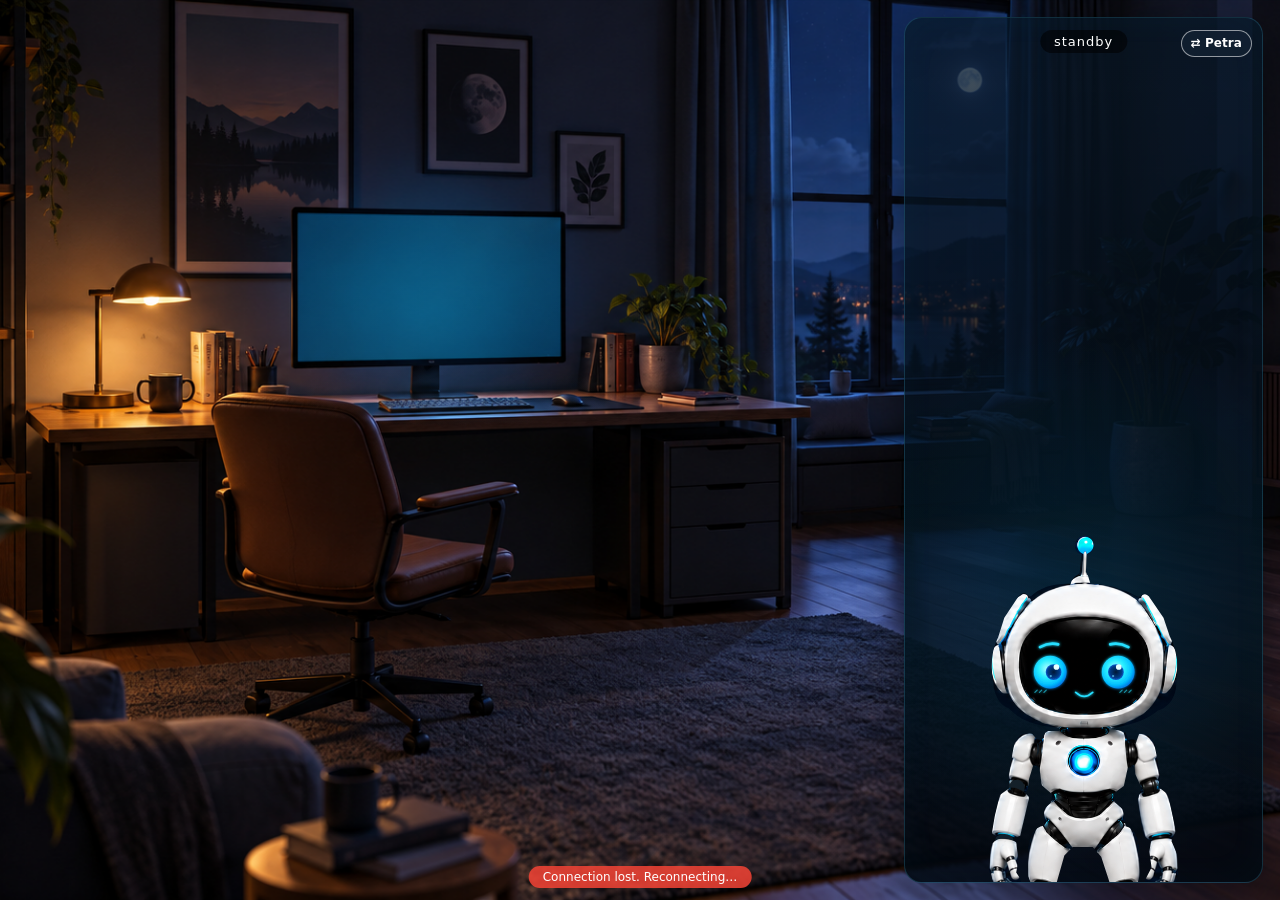
<file: client/index.html>
<!DOCTYPE html>
<html lang="zh-CN">
<head>
<meta charset="utf-8">
<meta name="viewport" content="width=device-width, initial-scale=1">
<title>Desktop Companion</title>
<script src="js/config.js?v=11"></script>
<link rel="stylesheet" href="vendor/katex/katex.min.css?v=1">
<link rel="stylesheet" href="css/style.css?v=14">
</head>
<body>
  <div class="room-background" aria-hidden="true">
    <div class="room-scene">
      <div class="room-screen-glow"></div>
      <div class="room-screen-reflection"></div>
    </div>
  </div>
  <!-- 聊天面板（双击小埋弹出） -->
  <div id="chat-panel" class="chat-panel hidden" role="dialog" aria-label="和妹妹聊天">
    <div class="chat-header">
      <span class="chat-title">Desktop Companion 💬</span>
      <div class="chat-header-actions">
        <button id="chat-clear-screen" class="chat-header-button" type="button" title="只清空当前画面，不删除记录">清屏</button>
        <button id="chat-clear-history" class="chat-header-button danger" type="button" title="永久删除全部桌宠聊天记录">清空记录</button>
        <button id="chat-close" class="chat-close" type="button" aria-label="关闭聊天框">✕</button>
      </div>
    </div>
    <div id="chat-messages" class="chat-messages"></div>
    <div class="chat-input-row">
      <select id="chat-command" aria-label="Pal 命令" disabled><option value="">命令</option></select>
      <textarea id="chat-input" class="chat-input" placeholder="和妹妹说点什么…（Shift+Enter 换行）" autocomplete="off" rows="1"></textarea>
      <button id="chat-send" class="chat-send" type="button" disabled>发送</button>
    </div>
  </div>

  <!-- 角色拥有独立舞台，不与聊天区叠放。选中的渲染器会把角色移入这里。 -->
  <aside id="avatar-stage" aria-label="妹妹的桌面形象">
    <div id="state-badge" class="state-badge">standby</div>
    <button id="skin-switch" class="skin-switch" type="button"></button>
    <div class="avatar-work-stack">
    <section id="checklist-panel" class="checklist-panel hidden" aria-live="polite">
      <div class="checklist-header">
        <span>正在做</span>
        <span id="checklist-progress" class="checklist-progress"></span>
      </div>
      <ol id="checklist-items" class="checklist-items"></ol>
    </section>
    <section id="tool-workspace" class="tool-workspace hidden" aria-label="Tool activity">
      <div class="tool-workspace-header">Tools <span id="tool-workspace-count"></span></div>
      <div id="tool-workspace-list" class="tool-workspace-list"></div>
    </section>
    </div>
  </aside>

  <script src="js/st7789-capture-compat.js?v=1"></script>
  <script src="js/st7789-bridge.js?v=1"></script>
  <script src="vendor/katex/katex.min.js?v=1"></script>
  <script src="vendor/marked.min.js"></script>
  <script src="vendor/purify.min.js"></script>
  <script src="js/tool-workspace.js?v=1"></script>
  <script src="js/markdown-math.js?v=1"></script>
  <script src="js/main.js?v=16"></script>
</body>
</html>
</file>
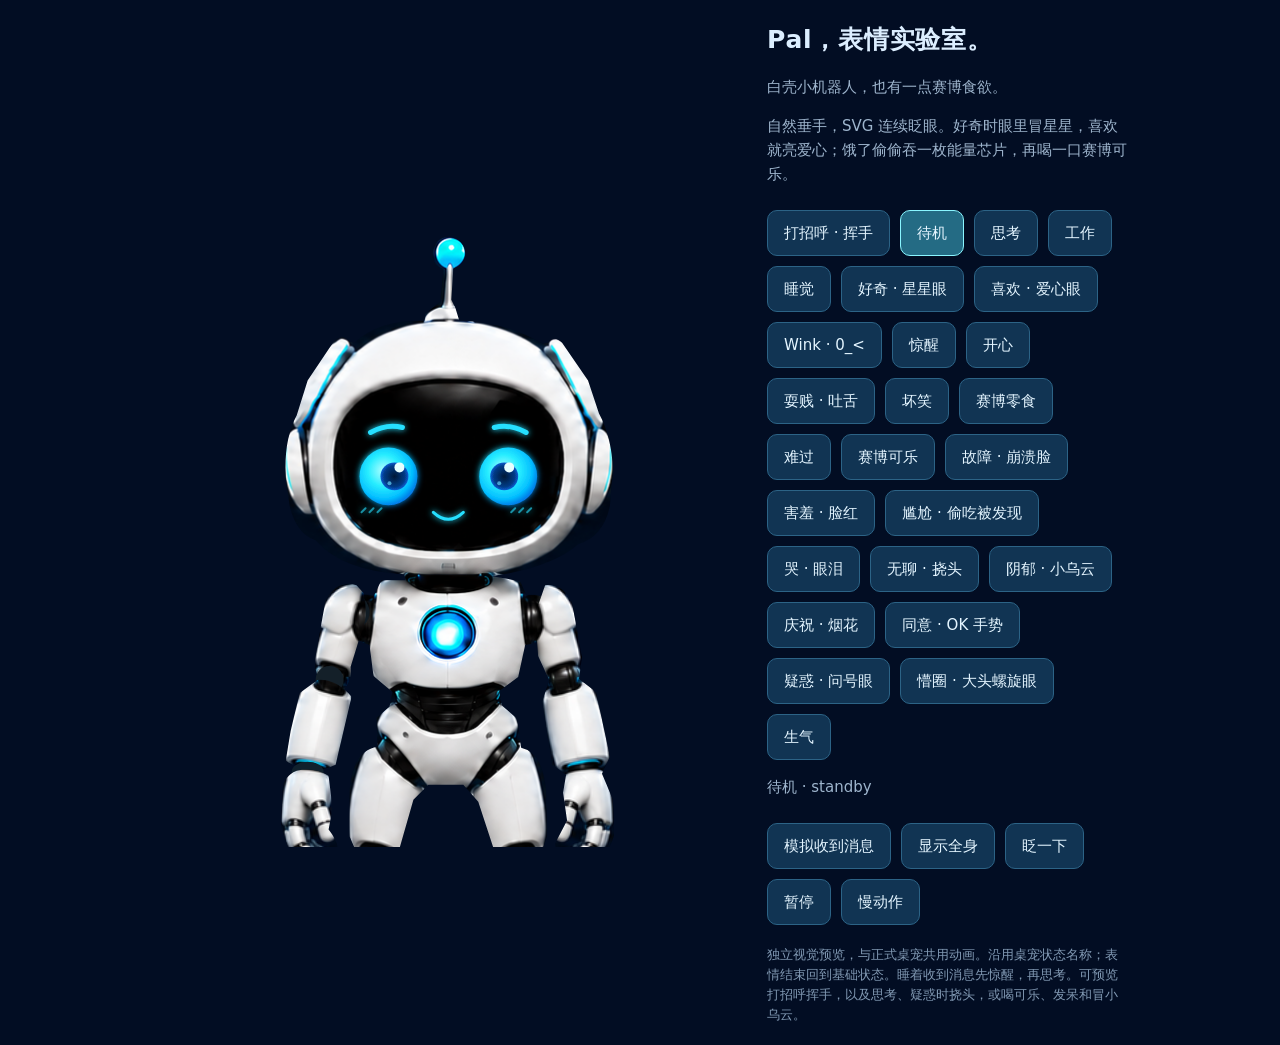
<file: client/previews/pal-blink/index.html>
<!doctype html>
<html lang="zh-CN"><meta charset="utf-8"><meta name="viewport" content="width=device-width,initial-scale=1">
<title>Pal · 表情实验室</title>
<style>
*{box-sizing:border-box}body{margin:0;background:#020d23;color:#dceeff;font:15px/1.6 system-ui,sans-serif;min-height:100vh;display:grid;grid-template-columns:minmax(280px,590px) minmax(240px,360px);align-items:center;justify-content:center;gap:24px;padding:20px}.stage{width:100%;aspect-ratio:591.333/887;position:relative;overflow:hidden}.robot{position:absolute;inset:0;transform-origin:50% 95%;animation:breathe 4.8s ease-in-out infinite}.base{position:absolute;inset:0;width:100%;height:100%}.eye-overlay{position:absolute;inset:0;width:100%;height:100%;pointer-events:none}.pupil{transition:transform 140ms ease-out}.paused .pupil{transition:none}.paused .robot{animation-play-state:paused}@keyframes breathe{0%,100%{transform:scaleY(1)}50%{transform:scaleY(1.004)}}h1{font-size:25px;letter-spacing:.03em;margin:0 0 10px}p{color:#9eb5cd}small{display:block;color:#8199b3;margin-top:20px}.controls{display:flex;flex-wrap:wrap;gap:10px;margin-top:24px}button{background:#113453;color:#e4f5ff;border:1px solid #2c6386;border-radius:10px;padding:10px 16px;font:inherit;cursor:pointer}button[aria-pressed="true"]{background:#246b84;border-color:#8af6ff}button:hover{background:#195174}button:focus-visible{outline:2px solid #66dbff;outline-offset:3px}@media(max-width:650px){body{grid-template-columns:minmax(0,440px);gap:0;padding:12px}.stage{max-height:70vh;width:auto;margin:auto;aspect-ratio:591.333/887}section{text-align:center}.controls{justify-content:center}}@media(prefers-reduced-motion:reduce){.robot{animation:none}}
/* Crop the presentation, keeping the full-resolution full-body asset intact. */
.stage{aspect-ratio:591.333/650}.robot{inset:0 0 auto;height:auto;aspect-ratio:591.333/887}
body.full-body .stage{aspect-ratio:591.333/887}
@media(max-width:650px){.stage{width:100%;max-height:none;aspect-ratio:591.333/650}body.full-body .stage{aspect-ratio:591.333/887}}
.arm-overlay{position:absolute;inset:0;width:100%;height:100%;pointer-events:none}
</style>
<div class="stage" role="img" aria-label="白色机器人 Pal 表情预览"><div class="robot"></div></div>
<section><h1>Pal，表情实验室。</h1><p>白壳小机器人，也有一点赛博食欲。</p><p>自然垂手，SVG 连续眨眼。好奇时眼里冒星星，喜欢就亮爱心；饿了偷偷吞一枚能量芯片，再喝一口赛博可乐。</p><div id="expressions" class="controls"></div><p id="state-label" aria-live="polite"></p><div class="controls"><button id="message">模拟收到消息</button><button id="framing" aria-pressed="false">显示全身</button><button id="blink">眨一下</button><button id="pause" aria-pressed="false">暂停</button><button id="slow" aria-pressed="false">慢动作</button></div><small>独立视觉预览，与正式桌宠共用动画。沿用桌宠状态名称；表情结束回到基础状态。睡着收到消息先惊醒，再思考。可预览打招呼挥手，以及思考、疑惑时挠头，或喝可乐、发呆和冒小乌云。</small></section>
<script type="module" src="eyes.js?v=11"></script></html>
</file>
<file: client/css/style.css>
/* 妹妹的桌面小家 — 样式 */
:root {
  --bubble-avatar: #dcf8c6;
  --bubble-user: #e3f2fd;
  --accent: #ff9800;
  --text: #333;
  --page-gap: clamp(8px, 1.35vw, 18px);
  --avatar-column: clamp(190px, 28vw, 380px);
}

* { margin: 0; padding: 0; box-sizing: border-box; }

html, body {
  width: 100%;
  height: 100%;
  overflow: hidden;
  background-color: #f4d3ad;
  font-family: "PingFang SC", "Microsoft YaHei", system-ui, sans-serif;
  user-select: none;
}

body {
  display: grid;
  grid-template-columns: minmax(0, 1fr) var(--avatar-column);
  grid-template-rows: minmax(0, 1fr);
  gap: var(--page-gap);
  padding: var(--page-gap);
  background-image:
    linear-gradient(rgba(255, 248, 238, 0.12), rgba(244, 210, 172, 0.12)),
    url("../assets/background/cozy-room.png");
  background-position: center;
  background-size: cover;
  background-repeat: no-repeat;
}

/* 状态徽标 */
.state-badge {
  position: absolute;
  top: 12px;
  left: 50%;
  transform: translateX(-50%);
  padding: 4px 14px;
  border-radius: 999px;
  background: rgba(0, 0, 0, 0.55);
  color: #fff;
  font-size: 13px;
  letter-spacing: 1px;
  z-index: 30;
  pointer-events: none;
  transition: background 0.3s;
}
.state-badge.thinking { background: rgba(255, 152, 0, 0.85); }
.state-badge.working { background: rgba(33, 150, 243, 0.85); }
.state-badge.sleeping { background: rgba(96, 125, 139, 0.8); }
.state-badge.happy { background: rgba(76, 175, 80, 0.85); }
.state-badge.sad { background: rgba(92, 107, 192, 0.85); }
.state-badge.angry { background: rgba(244, 67, 54, 0.85); }
.state-badge.shock { background: rgba(156, 39, 176, 0.85); }
.state-badge.wink, .state-badge.curious { background: rgba(255, 152, 0, 0.85); }
.state-badge.awkward { background: rgba(121, 134, 203, 0.86); }
.state-badge.smirk { background: rgba(126, 87, 194, 0.86); }
.state-badge.cheeky { background: rgba(236, 64, 122, 0.86); }
.state-badge.excited, .state-badge.celebrate { background: rgba(255, 111, 0, 0.9); }
.state-badge.shy, .state-badge.love { background: rgba(236, 64, 122, 0.84); }
.state-badge.proud, .state-badge.greeting { background: rgba(0, 150, 136, 0.84); }
.state-badge.confused, .state-badge.bored { background: rgba(96, 125, 139, 0.84); }
.state-badge.panic { background: rgba(229, 57, 53, 0.88); }
.state-badge.snacking, .state-badge.drinking, .state-badge.stretching {
  background: rgba(121, 85, 72, 0.84);
}

.skin-switch {
  position: absolute;
  top: 12px;
  right: 10px;
  z-index: 35;
  padding: 5px 9px;
  border: 1px solid rgba(255, 255, 255, 0.55);
  border-radius: 999px;
  background: rgba(20, 34, 50, 0.78);
  color: #fff;
  font: 600 12px/1.2 system-ui, sans-serif;
  cursor: pointer;
  pointer-events: auto;
}
.skin-switch:hover { filter: brightness(1.18); }
.skin-switch:focus-visible { outline: 2px solid #fff; outline-offset: 2px; }

/* 聊天面板 */
.chat-panel {
  position: relative;
  grid-column: 1;
  grid-row: 1;
  width: 100%;
  height: 100%;
  min-width: 0;
  min-height: 0;
  background: rgba(255, 248, 224, 0.94);
  backdrop-filter: blur(12px) saturate(1.05);
  border-radius: 16px;
  box-shadow: 0 12px 40px rgba(0, 0, 0, 0.25);
  display: flex;
  flex-direction: column;
  overflow: hidden;
  z-index: 40;
  font-size: 15px;
}
.chat-panel.hidden { display: none; }

.chat-header {
  display: flex;
  align-items: center;
  justify-content: space-between;
  padding: 12px 16px;
  background: var(--accent);
  color: #fff;
  font-weight: 600;
  cursor: default;
}
.chat-header-actions {
  display: flex;
  align-items: center;
  gap: 6px;
}
.chat-header-button {
  border: 1px solid rgba(255, 255, 255, 0.38);
  border-radius: 7px;
  padding: 4px 9px;
  background: rgba(255, 255, 255, 0.14);
  color: #fff;
  font: inherit;
  font-size: 12px;
  cursor: pointer;
}
.chat-header-button:hover { background: rgba(255, 255, 255, 0.24); }
.chat-header-button.danger:hover { background: rgba(178, 54, 36, 0.48); }
.chat-close {
  border: none;
  background: transparent;
  color: #fff;
  font-size: 16px;
  cursor: pointer;
  padding: 2px 6px;
  border-radius: 6px;
}
.chat-close:hover { background: rgba(255, 255, 255, 0.2); }

.chat-messages {
  flex: 1;
  overflow-y: auto;
  padding: 14px;
  background: rgba(255, 246, 218, 0.72);
  display: flex;
  flex-direction: column;
  gap: 10px;
  user-select: text;
}
.history-loading {
  align-self: center;
  padding: 3px 10px;
  border-radius: 999px;
  background: rgba(255, 255, 255, 0.58);
  color: #8b6b47;
  font-size: 12px;
  user-select: none;
}

.bubble {
  max-width: min(88%, 920px);
  padding: 9px 13px;
  border-radius: 14px;
  line-height: 1.4;
  white-space: normal;
  word-break: break-word;
  animation: bubble-in 0.18s ease-out;
}
.bubble > :first-child { margin-top: 0; }
.bubble > :last-child { margin-bottom: 0; }
/* Keep Markdown compact without rewriting marked's HTML structure. */
.bubble p { margin: 0 0 0.22em; }
.bubble ul, .bubble ol { margin: 0.15em 0 0.2em; padding-left: 1.25em; }
.bubble li { margin: 0; line-height: 1.4; }
.bubble li + li { margin-top: 0.06em; }
.bubble li > p { margin: 0; }
.bubble li > p + p { margin-top: 0.2em; }
.bubble li > ul, .bubble li > ol { margin: 0.08em 0; }
.bubble h1, .bubble h2, .bubble h3,
.bubble h4, .bubble h5, .bubble h6 {
  margin: 0.3em 0 0.15em;
  line-height: 1.25;
  font-size: 1.08em;
}
.bubble blockquote {
  margin: 0.2em 0;
  padding-left: 0.6em;
  border-left: 3px solid rgba(90, 90, 90, 0.28);
  color: #666;
}
.bubble code {
  padding: 0.08em 0.3em;
  border-radius: 4px;
  background: rgba(0, 0, 0, 0.07);
  font-family: ui-monospace, "SFMono-Regular", Consolas, monospace;
  font-size: 0.9em;
}
.bubble pre {
  margin: 0.25em 0;
  padding: 0.65em 0.75em;
  overflow-x: auto;
  border-radius: 8px;
  background: rgba(30, 30, 30, 0.9);
  color: #f5f5f5;
  white-space: pre;
  user-select: text;
}
.bubble pre code { padding: 0; background: transparent; color: inherit; }
.bubble a { color: #1976d2; text-decoration: underline; }
.bubble img { max-width: 100%; height: auto; border-radius: 6px; }
.bubble table {
  display: block;
  max-width: 100%;
  overflow-x: auto;
  border-collapse: collapse;
  margin: 0.25em 0;
}
.bubble th, .bubble td { padding: 0.3em 0.45em; border: 1px solid rgba(0, 0, 0, 0.16); }
.bubble hr { margin: 0.4em 0; border: 0; border-top: 1px solid rgba(0, 0, 0, 0.15); }
.bubble.interaction {
  width: min(92%, 720px);
  max-width: min(92%, 720px);
}
.interaction-actions {
  display: flex;
  flex-direction: column;
  gap: 7px;
  margin-top: 10px;
}
.interaction-actions:empty { display: none; }
.interaction-row {
  display: flex;
  flex-wrap: wrap;
  gap: 7px;
}
.interaction-button {
  flex: 1 1 110px;
  min-width: 0;
  padding: 7px 10px;
  border: 1px solid rgba(230, 137, 31, 0.38);
  border-radius: 9px;
  background: rgba(255, 255, 255, 0.76);
  color: #734619;
  font: inherit;
  cursor: pointer;
  transition: background 140ms ease, transform 140ms ease, opacity 140ms ease;
}
.interaction-button:hover { background: #fff8e8; transform: translateY(-1px); }
.interaction-button:active { transform: translateY(0); }
.interaction-button:disabled { cursor: wait; opacity: 0.52; transform: none; }
.bubble.interaction.resolved { opacity: 0.82; }
.bubble.interaction.approval { border: 2px solid #b87918; }
.bubble.interaction.approval .interaction-content { white-space: pre-wrap; overflow-wrap: anywhere; }
@keyframes bubble-in {
  from { opacity: 0; transform: translateY(6px); }
  to { opacity: 1; transform: translateY(0); }
}
.bubble.avatar {
  align-self: flex-start;
  background: var(--bubble-avatar);
  color: var(--text);
  border-bottom-left-radius: 4px;
}
.bubble.user {
  align-self: flex-end;
  background: var(--bubble-user);
  color: var(--text);
  border-bottom-right-radius: 4px;
  white-space: pre-wrap;
}

.chat-input-row {
  display: flex;
  gap: 8px;
  padding: 10px;
  border-top: 1px solid #eee;
  background: rgba(255, 251, 238, 0.96);
}
.chat-input {
  flex: 1;
  min-width: 0;
  min-height: 36px;
  max-height: 120px;
  border: 1px solid #ddd;
  border-radius: 20px;
  padding: 8px 14px;
  font-size: 14px;
  line-height: 1.45;
  font-family: inherit;
  outline: none;
  resize: none;
  scrollbar-width: none;
  -ms-overflow-style: none;
  background: #f5f5f5;
  box-sizing: border-box;
}
.chat-input::-webkit-scrollbar { width: 0; height: 0; display: none; }
.chat-input:focus { border-color: var(--accent); background: #fffdf6; }
.chat-send {
  border: none;
  border-radius: 20px;
  padding: 8px 18px;
  background: var(--accent);
  color: #fff;
  font-size: 14px;
  cursor: pointer;
  font-weight: 600;
}
.chat-send:hover { filter: brightness(1.05); }
.chat-send:active { transform: scale(0.96); }
.chat-send:disabled {
  cursor: not-allowed;
  filter: grayscale(0.45);
  opacity: 0.55;
  transform: none;
}

/* 提示条（连接状态） */
.hint {
  position: fixed;
  bottom: 12px;
  left: 50%;
  transform: translateX(-50%);
  padding: 4px 14px;
  border-radius: 999px;
  background: rgba(0, 0, 0, 0.5);
  color: #fff;
  font-size: 12px;
  z-index: 50;
  white-space: nowrap;
  pointer-events: none;
}
.hint.error { background: rgba(244, 67, 54, 0.85); }

/* 小埋舞台：单独占据右侧网格列，和聊天面板永不重叠。 */
#avatar-stage {
  position: relative;
  grid-column: 2;
  grid-row: 1;
  min-width: 0;
  min-height: 0;
  overflow: hidden;
  border: 1px solid rgba(255, 255, 255, 0.48);
  border-radius: 18px;
  background: linear-gradient(
    180deg,
    rgba(255, 250, 241, 0.42),
    rgba(255, 232, 204, 0.2)
  );
  box-shadow: 0 12px 40px rgba(99, 63, 33, 0.16);
  pointer-events: none;
}

.checklist-panel {
  position: absolute;
  top: 52px;
  left: 10px;
  right: 10px;
  z-index: 28;
  max-height: min(34%, 250px);
  overflow: hidden;
  padding: 10px 11px;
  border: 1px solid rgba(255, 255, 255, 0.68);
  border-radius: 13px;
  background: rgba(255, 248, 224, 0.9);
  box-shadow: 0 8px 22px rgba(99, 63, 33, 0.18);
  backdrop-filter: blur(10px);
  color: #5d4028;
  pointer-events: none;
}
.checklist-panel.hidden { display: none; }
.checklist-header {
  display: flex;
  align-items: center;
  justify-content: space-between;
  gap: 8px;
  margin-bottom: 6px;
  font-size: 13px;
  font-weight: 700;
}
.checklist-progress {
  flex: none;
  padding: 2px 7px;
  border-radius: 999px;
  background: rgba(255, 152, 0, 0.16);
  color: #a85d00;
  font-size: 11px;
}
.checklist-items {
  display: flex;
  flex-direction: column;
  gap: 3px;
  margin: 0;
  padding: 0;
  list-style: none;
  font-size: 12px;
  line-height: 1.28;
}
.checklist-item {
  display: grid;
  grid-template-columns: 16px minmax(0, 1fr);
  gap: 4px;
  min-width: 0;
}
.checklist-item-text {
  overflow: hidden;
  text-overflow: ellipsis;
  white-space: nowrap;
}
.checklist-item.completed { color: rgba(93, 64, 40, 0.55); }
.checklist-item.completed .checklist-item-text { text-decoration: line-through; }
.checklist-item.in-progress {
  color: #9a5705;
  font-weight: 650;
}
.checklist-overflow {
  margin-top: 3px;
  color: rgba(93, 64, 40, 0.62);
  font-size: 11px;
  text-align: right;
}

#avatar-stage.has-checklist :is(#pal-webgl-widget) {
  width: min(calc(100% - 16px), 31vh) !important;
}

#pal-webgl-widget {
  position: absolute !important;
  left: 50% !important;
  right: auto !important;
  bottom: 0 !important;
  width: min(calc(100% - 16px), 48vh) !important;
  height: auto !important;
  aspect-ratio: var(--avatar-aspect, 220 / 420);
  translate: -50% 0;
  z-index: 20 !important;
  pointer-events: none !important;
  transform-origin: 55% 100%;
  will-change: transform, filter, opacity;
}

/* Pal skin: same layout and behavior, darker material treatment. */
html[data-avatar-skin="pal"] {
  color-scheme: dark;
  --bubble-avatar: rgba(29, 42, 57, 0.92);
  --bubble-user: rgba(29, 88, 145, 0.94);
  --accent: #0aa8df;
  --text: #e9f8ff;
}
html[data-avatar-skin="pal"] body {
  background-color: #030712;
  background-image: none;
  isolation: isolate;
}
html[data-avatar-skin="pal"] .chat-panel {
  background: rgba(5, 13, 24, 0.30);
  backdrop-filter: blur(3px);
  border: 1px solid rgba(64, 190, 238, 0.22);
  box-shadow: 0 16px 48px rgba(0, 0, 0, 0.58), 0 0 26px rgba(0, 171, 232, 0.08);
}
html[data-avatar-skin="pal"] .chat-header {
  background: linear-gradient(90deg, rgba(3, 91, 132, 0.96), rgba(3, 137, 183, 0.92));
}
html[data-avatar-skin="pal"] .chat-messages {
  background: transparent;
}
html[data-avatar-skin="pal"] .history-loading {
  background: rgba(12, 41, 61, 0.92);
  color: #a8def3;
}
html[data-avatar-skin="pal"] .bubble.avatar {
  border: 1px solid rgba(172, 198, 220, 0.30);
}
html[data-avatar-skin="pal"] .bubble.user {
  border: 1px solid rgba(134, 195, 255, 0.52);
}
html[data-avatar-skin="pal"] .bubble blockquote { color: #a8bed0; }
html[data-avatar-skin="pal"] .bubble code { background: rgba(255, 255, 255, 0.09); }
html[data-avatar-skin="pal"] .bubble a { color: #55cffa; }
html[data-avatar-skin="pal"] .chat-input-row {
  border-top-color: rgba(91, 187, 225, 0.16);
  background: rgba(5, 15, 27, 0.60);
}
html[data-avatar-skin="pal"] .chat-input {
  border-color: rgba(93, 163, 194, 0.28);
  background: rgba(12, 27, 43, 0.96);
  color: #ecfaff;
}
html[data-avatar-skin="pal"] .chat-input:focus {
  border-color: #1fbce9;
  background: rgba(11, 31, 48, 1);
}

html[data-avatar-skin="petra"] {
  color-scheme: light;
  --bubble-avatar: #d8f2dc;
  --bubble-user: #dceeff;
  --accent: #cc7589;
  --text: #593b45;
}
html[data-avatar-skin="petra"] body { background-color: #f8dfcc; }
html[data-avatar-skin="petra"] .chat-panel {
  background: rgba(255, 247, 241, 0.55);
  backdrop-filter: blur(5px);
  border: 1px solid rgba(211, 137, 151, 0.34);
  box-shadow: 0 16px 48px rgba(121, 74, 66, 0.22);
}
html[data-avatar-skin="petra"] .chat-header {
  background: linear-gradient(90deg, #b9657e, #e49998);
}
html[data-avatar-skin="petra"] .chat-messages { background: transparent; }
html[data-avatar-skin="petra"] .bubble.avatar { border: 1px solid #acd6b4; color: #254b32; }
html[data-avatar-skin="petra"] .bubble.user { border: 1px solid #aecfe9; color: #254761; }
html[data-avatar-skin="petra"] .chat-input-row { background: rgba(255, 244, 239, 0.60); }
html[data-avatar-skin="petra"] .chat-input {
  background: #fffaf7;
  border-color: #ddb5b5;
  color: #573a42;
}
html[data-avatar-skin="petra"] .chat-input:focus { border-color: #cc7589; }
html[data-avatar-skin="petra"] #avatar-stage {
  background: linear-gradient(180deg, rgba(255, 250, 246, 0.57), rgba(255, 225, 214, 0.35));
  border-color: rgba(255, 241, 232, 0.78);
  box-shadow: 0 14px 38px rgba(124, 75, 73, 0.17);
}
html[data-avatar-skin="petra"] .skin-switch {
  background: rgba(175, 93, 121, 0.9);
}
html[data-avatar-skin="petra"] .checklist-panel,
html[data-avatar-skin="petra"] .tool-workspace {
  border-color: rgba(214, 153, 158, 0.52);
  background: rgba(255, 247, 242, 0.94);
  color: #6b4950;
}
html[data-avatar-skin="petra"] .checklist-progress { background: #f7dce3; color: #a34f70; }
html[data-avatar-skin="petra"] .checklist-item.in-progress { color: #a34f70; }
html[data-avatar-skin="petra"] .tool-call-status.background { color: #a34f70; }
html[data-avatar-skin="pal"] #avatar-stage {
  border-color: rgba(70, 199, 244, 0.2);
  background:
    radial-gradient(circle at 50% 68%, rgba(0, 175, 235, 0.13), transparent 44%),
    linear-gradient(180deg, rgba(8, 22, 36, 0.74), rgba(2, 7, 14, 0.9));
  box-shadow: 0 16px 48px rgba(0, 0, 0, 0.48), inset 0 0 40px rgba(0, 168, 225, 0.035);
}
html[data-avatar-skin="pal"] .checklist-panel {
  border-color: rgba(62, 194, 238, 0.25);
  background: rgba(5, 20, 33, 0.92);
  box-shadow: 0 10px 28px rgba(0, 0, 0, 0.42);
  color: #d8f4ff;
}
html[data-avatar-skin="pal"] .checklist-progress {
  background: rgba(25, 182, 232, 0.14);
  color: #5ed7ff;
}
html[data-avatar-skin="pal"] .checklist-item.completed { color: rgba(178, 211, 224, 0.5); }
html[data-avatar-skin="pal"] .checklist-item.in-progress { color: #65d8ff; }
html[data-avatar-skin="pal"] .checklist-overflow { color: rgba(181, 217, 230, 0.62); }
html[data-avatar-skin="pal"] :is(#pal-webgl-canvas) {
  filter: drop-shadow(0 0 14px rgba(0, 177, 235, 0.16));
}
html[data-avatar-skin="pal"] #pal-webgl-widget,
html[data-avatar-skin="pal"] #avatar-stage.has-checklist #pal-webgl-widget {
  width: auto !important;
  height: min(52%, 420px) !important;
  aspect-ratio: 260 / 520;
}
#pal-webgl-canvas {
  width: 100% !important;
  height: 100% !important;
  cursor: pointer;
  pointer-events: auto !important;
  transition: filter 220ms ease, opacity 300ms ease;
}

.pal-webgl-loading {
  position: absolute;
  left: 50%;
  bottom: 43%;
  translate: -50% 0;
  display: inline-flex;
  align-items: center;
  gap: 7px;
  padding: 6px 10px;
  border: 1px solid rgba(70, 199, 244, 0.24);
  border-radius: 999px;
  background: rgba(3, 12, 22, 0.82);
  color: rgba(194, 238, 255, 0.9);
  font: 600 11px/1.2 system-ui, sans-serif;
  white-space: nowrap;
  pointer-events: none;
  z-index: 21;
}

.pal-webgl-bootstrap-loading {
  bottom: 48%;
}

.pal-webgl-loading::before {
  content: "";
  width: 9px;
  height: 9px;
  border: 2px solid rgba(92, 211, 251, 0.25);
  border-top-color: #5cd3fb;
  border-radius: 50%;
  animation: pal-loading-spin 0.8s linear infinite;
}

@keyframes pal-loading-spin {
  to { rotate: 1turn; }
}

/* State-driven wrapper motion complements the Pal models. */
:is(#pal-webgl-widget).avatar-state-standby { animation: avatar-breathe 4.2s ease-in-out infinite; }
:is(#pal-webgl-widget).avatar-state-sleeping {
  animation: avatar-sleep 5.5s ease-in-out infinite;
  opacity: 0.58;
  filter: saturate(0.72) brightness(0.9);
}
:is(#pal-webgl-widget).avatar-state-thinking { animation: avatar-think 1.35s ease-in-out infinite; }
:is(#pal-webgl-widget).avatar-state-working { animation: avatar-work 0.72s ease-in-out infinite; }
:is(#pal-webgl-widget).avatar-state-happy { animation: avatar-happy 0.62s ease-out 2; }
:is(#pal-webgl-widget).avatar-state-sad {
  animation: avatar-sad 2.4s ease-in-out infinite;
  filter: saturate(0.68) brightness(0.9);
}
:is(#pal-webgl-widget).avatar-state-angry {
  animation: avatar-angry 0.18s linear 5;
  filter: saturate(1.3) contrast(1.08);
}
:is(#pal-webgl-widget).avatar-state-shock { animation: avatar-shock 0.55s cubic-bezier(.2,.9,.3,1.25) 1; }
:is(#pal-webgl-widget).avatar-state-wink { animation: avatar-wink 0.72s ease-in-out 1; }
:is(#pal-webgl-widget).avatar-state-curious { animation: avatar-curious 1.1s ease-in-out 1; }
:is(#pal-webgl-widget).avatar-state-awkward { animation: avatar-awkward 0.42s ease-in-out 3; }
:is(#pal-webgl-widget).avatar-state-smirk {
  animation: avatar-smirk 1.15s cubic-bezier(.2,.75,.35,1) 1;
  filter: saturate(1.08) contrast(1.04);
}
:is(#pal-webgl-widget).avatar-state-cheeky { animation: avatar-cheeky 0.48s ease-in-out 3; }
:is(#pal-webgl-widget).avatar-state-excited { animation: avatar-excited 0.52s ease-in-out 3; }
:is(#pal-webgl-widget).avatar-state-shy {
  animation: avatar-shy 1.35s ease-in-out 1;
  filter: saturate(0.92) brightness(1.03);
}
:is(#pal-webgl-widget).avatar-state-proud { animation: avatar-proud 1.25s ease-in-out 1; }
:is(#pal-webgl-widget).avatar-state-confused { animation: avatar-confused 0.72s ease-in-out 2; }
:is(#pal-webgl-widget).avatar-state-love {
  animation: avatar-love 0.72s ease-in-out 2;
  filter: saturate(1.18) drop-shadow(0 0 8px rgba(236, 64, 122, 0.42));
}
:is(#pal-webgl-widget).avatar-state-panic { animation: avatar-panic 0.16s linear 8; }
:is(#pal-webgl-widget).avatar-state-bored {
  animation: avatar-bored 2.2s ease-in-out infinite;
  filter: saturate(0.72) brightness(0.94);
}
:is(#pal-webgl-widget).avatar-state-greeting { animation: avatar-greeting 0.58s ease-in-out 3; }
:is(#pal-webgl-widget).avatar-state-celebrate { animation: avatar-celebrate 0.82s cubic-bezier(.2,.8,.3,1.2) 2; }
:is(#pal-webgl-widget).avatar-state-snacking { animation: avatar-snacking 0.76s ease-in-out infinite; }
:is(#pal-webgl-widget).avatar-state-drinking { animation: avatar-drinking 1.15s ease-in-out infinite; }
:is(#pal-webgl-widget).avatar-state-stretching { animation: avatar-stretching 1.7s ease-in-out 1; }

@keyframes avatar-breathe {
  0%, 100% { transform: translateY(0) scale(1); }
  50% { transform: translateY(-3px) scale(1.008); }
}
@keyframes avatar-sleep {
  0%, 100% { transform: translateY(5px) rotate(-1deg) scale(0.985); }
  50% { transform: translateY(8px) rotate(-1.8deg) scale(0.975); }
}
@keyframes avatar-think {
  0%, 100% { transform: rotate(-1.3deg) translateY(0); }
  50% { transform: rotate(2deg) translateY(-4px); }
}
@keyframes avatar-work {
  0%, 100% { transform: translateY(0) rotate(-0.6deg); }
  50% { transform: translateY(3px) rotate(0.8deg); }
}
@keyframes avatar-happy {
  0%, 100% { transform: translateY(0) scale(1); }
  45% { transform: translateY(-14px) scale(1.035); }
  70% { transform: translateY(-4px) scale(0.99); }
}
@keyframes avatar-sad {
  0%, 100% { transform: translateY(8px) rotate(-1.5deg); }
  50% { transform: translateY(11px) rotate(1deg); }
}
@keyframes avatar-angry {
  0%, 100% { transform: translateX(0) rotate(0); }
  25% { transform: translateX(-5px) rotate(-1deg); }
  75% { transform: translateX(5px) rotate(1deg); }
}
@keyframes avatar-shock {
  0% { transform: translateY(0) scale(1); }
  45% { transform: translateY(-18px) scale(1.06); }
  100% { transform: translateY(0) scale(1); }
}
@keyframes avatar-wink {
  0%, 100% { transform: scaleX(1) rotate(0); }
  45% { transform: scaleX(0.94) rotate(3deg); }
}
@keyframes avatar-curious {
  0%, 100% { transform: rotate(0) translateY(0); }
  45% { transform: rotate(-5deg) translateY(-4px); }
}
@keyframes avatar-awkward {
  0%, 100% { transform: translateY(4px) rotate(0) scale(0.985); }
  30% { transform: translate(-3px, 7px) rotate(-1.4deg) scale(0.975); }
  70% { transform: translate(3px, 7px) rotate(1.4deg) scale(0.975); }
}
@keyframes avatar-smirk {
  0%, 100% { transform: translateY(0) rotate(0) scale(1); }
  45%, 72% { transform: translate(5px, 2px) rotate(3.5deg) scale(1.015); }
}
@keyframes avatar-cheeky {
  0%, 100% { transform: translateX(0) rotate(0) scale(1); }
  25% { transform: translate(-8px, -4px) rotate(-4deg) scale(1.018); }
  65% { transform: translate(9px, -7px) rotate(5deg) scale(1.028); }
}
@keyframes avatar-excited {
  0%, 100% { transform: translateY(0) scale(1); }
  45% { transform: translateY(-13px) scale(1.04); }
}
@keyframes avatar-shy {
  0%, 100% { transform: translateY(0) rotate(0) scale(1); }
  45%, 72% { transform: translate(-5px, 8px) rotate(-4deg) scale(0.975); }
}
@keyframes avatar-proud {
  0%, 100% { transform: translateY(0) rotate(0) scale(1); }
  42%, 76% { transform: translate(4px, -7px) rotate(4deg) scale(1.02); }
}
@keyframes avatar-confused {
  0%, 100% { transform: rotate(0) translateY(0); }
  35% { transform: rotate(-6deg) translateY(-3px); }
  70% { transform: rotate(4deg) translateY(1px); }
}
@keyframes avatar-love {
  0%, 100% { transform: translateY(0) scale(1); }
  45% { transform: translateY(-5px) scale(1.045); }
}
@keyframes avatar-panic {
  0%, 100% { transform: translate(0, 0) rotate(0); }
  25% { transform: translate(-5px, -2px) rotate(-1.5deg); }
  75% { transform: translate(5px, 1px) rotate(1.5deg); }
}
@keyframes avatar-bored {
  0%, 100% { transform: translateY(8px) rotate(-1deg) scale(0.985); }
  50% { transform: translateY(11px) rotate(1deg) scale(0.98); }
}
@keyframes avatar-greeting {
  0%, 100% { transform: rotate(0) translateX(0); }
  35% { transform: rotate(-4deg) translateX(-5px); }
  70% { transform: rotate(4deg) translateX(5px); }
}
@keyframes avatar-celebrate {
  0%, 100% { transform: translateY(0) rotate(0) scale(1); }
  35% { transform: translateY(-18px) rotate(-4deg) scale(1.04); }
  68% { transform: translateY(-8px) rotate(5deg) scale(1.025); }
}
@keyframes avatar-snacking {
  0%, 100% { transform: translateY(3px) rotate(-1deg); }
  50% { transform: translateY(0) rotate(1.5deg); }
}
@keyframes avatar-drinking {
  0%, 100% { transform: translateY(2px) rotate(0); }
  48%, 72% { transform: translate(3px, -4px) rotate(5deg); }
}
@keyframes avatar-stretching {
  0%, 100% { transform: translateY(0) scale(1); }
  48%, 72% { transform: translateY(-10px) scale(1.035, 1.055); }
}

.avatar-interaction-particle {
  position: fixed;
  z-index: 35;
  pointer-events: none;
  color: #ff8a65;
  font-size: 24px;
  font-weight: 800;
  text-shadow: 0 2px 8px rgba(255, 255, 255, 0.95);
  animation: avatar-particle 1.25s ease-out forwards;
}
.avatar-interaction-particle.curious { color: #ffb300; }
.avatar-interaction-particle.wink { color: #7e57c2; }
@keyframes avatar-particle {
  0% { opacity: 0; transform: translate(-50%, 0) scale(0.45) rotate(-8deg); }
  20% { opacity: 1; transform: translate(-50%, -10px) scale(1.08) rotate(4deg); }
  100% { opacity: 0; transform: translate(-50%, -72px) scale(0.82) rotate(16deg); }
}

@media (prefers-reduced-motion: reduce) {
  :is(#pal-webgl-widget)[class*="avatar-state-"] { animation: none !important; }
  .avatar-interaction-particle { animation-duration: 0.01ms; }
}

@media (max-width: 700px) {
  :root {
    --page-gap: 8px;
    --avatar-column: clamp(132px, 34vw, 190px);
  }

  .state-badge {
    top: 8px;
    max-width: calc(100% - 12px);
    padding-inline: 9px;
    white-space: nowrap;
  }

  .chat-panel, #avatar-stage { border-radius: 12px; }
  .chat-header { padding-inline: 10px; }
  .chat-title { font-size: 13px; }
  .chat-header-actions { gap: 4px; }
  .chat-header-button { padding-inline: 6px; font-size: 11px; }
  .chat-messages { padding: 10px; }
  .bubble { max-width: 94%; }

  .chat-send {
    padding-inline: 14px;
  }
}

/* Pal's skinned model owns its motion; transforming the whole canvas made
   gestures look like camera movement and moved the feet off their anchor. */
html[data-avatar-skin="pal"] #pal-webgl-widget[class*="avatar-state-"] {
  animation: none;
  transform: none;
  filter: none;
}

/* The optional ?skin=pal2d SVG rig uses the same Pal chat theme. */
#pal-svg-widget {
  position: absolute;
  left: 50%;
  bottom: 0;
  translate: -50% 0;
  height: min(62%, 480px);
  width: auto;
  aspect-ratio: 320 / 500;
  max-width: calc(100% - 12px);
  z-index: 20;
  pointer-events: none;
}
#pal-svg-canvas {
  display: block;
  width: 100%;
  height: 100%;
  overflow: visible;
  cursor: pointer;
  pointer-events: auto;
}

/* Plan and execution share the upper stage; the character retains its space. */
.avatar-work-stack {
  position: absolute; top: 52px; bottom: 46%; left: 10px; right: 10px;
  z-index: 28; display: flex; flex-direction: column; gap: 8px; min-height: 0;
  pointer-events: none;
}
.avatar-work-stack .checklist-panel {
  position: relative; top: auto; left: auto; right: auto; flex: 0 1 auto;
  max-height: 50%; overflow-y: auto; pointer-events: auto;
}
.tool-workspace {
  display: flex; flex: 1 1 0; flex-direction: column; min-height: 70px;
  border: 1px solid #aeb8c6; border-radius: 12px; overflow: hidden;
  background: #fff8ed; color: #403b36; pointer-events: auto;
}
.tool-workspace.hidden { display: none; }
.tool-workspace-header { padding: 7px 9px; font-size: 12px; font-weight: 600; }
#tool-workspace-count { font-weight: 400; opacity: .7; }
.tool-workspace-list { overflow: auto; min-height: 0; flex: 1; padding: 0 8px 8px; overflow-anchor: none; }
.tool-call { border-top: 1px solid #919ba344; padding: 6px 0; font-size: 11px; }
.tool-call-heading { display: flex; flex-wrap: wrap; gap: 4px 8px; justify-content: space-between; }
.tool-call-heading strong { overflow-wrap: anywhere; }
.tool-call-status { color: #746849; }
.tool-call-status.succeeded { color: #198456; }
.tool-call-status.failed, .tool-call-status.cancelled { color: #c24b4b; }
.tool-call-status.background { color: #377cd4; }
.tool-call summary { cursor: pointer; padding-top: 5px; }
.tool-call pre { max-height: 180px; overflow: auto; white-space: pre; font: 11px/1.5 monospace; margin: 5px 0; }
.diff-add { color: #198456; background: #39a96b18; }
.diff-remove { color: #c24b4b; background: #dc55551a; }
html[data-avatar-skin="pal"] .tool-workspace { color: #d4e7ee; background: #0b1a27ed; border-color: #244456; }
html[data-avatar-skin="pal"] .tool-call-status.succeeded, html[data-avatar-skin="pal"] .diff-add { color: #77dba7; }
html[data-avatar-skin="pal"] .tool-call-status.failed, html[data-avatar-skin="pal"] .diff-remove { color: #ffa0a0; }
#avatar-stage.has-tool-workspace :is(#pal-raster-widget, #pal-svg-widget, #pal-webgl-widget) { max-height: 44%; }

/* Image and light share one cover-scaled plane, so resizing never moves the
   animated screen away from its painted bezel. Source: 1672 x 941 pixels. */
.room-background {
  position: fixed; inset: 0; z-index: -1;
  overflow: hidden; pointer-events: none;
  background: #080f1c;
}
.room-scene {
  position: absolute; left: 50%; top: 50%;
  width: max(100vw, 177.6833vh); aspect-ratio: 1672 / 941;
  transform: translate(-50%, -50%);
  background: url("../assets/background/pal-night-room.png") center / 100% 100% no-repeat;
}
html[data-avatar-skin="petra"] .room-background { background: #f8dfcc; }
html[data-avatar-skin="petra"] .room-scene {
  background-image: url("../assets/background/cozy-room.png");
}
html[data-avatar-skin="petra"] .room-screen-glow,
html[data-avatar-skin="petra"] .room-screen-reflection { display: none; }
.room-screen-glow {
  position: absolute; left: 28.53%; top: 23.80%; width: 16.51%; height: 16.26%;
  clip-path: polygon(0 0, 100% 2.6%, 99.6% 97.4%, 0.4% 100%);
  background: linear-gradient(125deg, #2480ad, #5ebdd0 55%, #216b94);
  opacity: .12;
  animation: room-monitor-light 11s ease-in-out infinite;
}
.room-screen-reflection {
  position: absolute; left: 27%; top: 40.5%; width: 22%; height: 7%;
  background: radial-gradient(ellipse, #53b5d966, transparent 70%);
  opacity: .12;
  animation: room-monitor-light 11s ease-in-out infinite;
}
@keyframes room-monitor-light {
  0%, 100% { opacity: .10; }
  35% { opacity: .24; }
  65% { opacity: .16; }
  80% { opacity: .21; }
}
.room-animation-paused :is(.room-screen-glow, .room-screen-reflection) {
  animation-play-state: paused;
}
@media (prefers-reduced-motion: reduce) {
  .room-screen-glow, .room-screen-reflection { animation: none; opacity: .12; }
}

/* Shared raster/SVG rig, cropped by the viewport rather than the source image. */
#pal-raster-widget{position:absolute;left:50%;bottom:0;translate:-50% 0;width:min(94%,420px);aspect-ratio:591.333/650;max-height:70%;z-index:20;pointer-events:none}
#pal-raster-canvas{position:relative;width:100%;height:100%;overflow:hidden;pointer-events:auto;cursor:pointer}
#pal-raster-widget .robot{position:absolute;inset:0 0 auto;aspect-ratio:591.333/887;transform-origin:50% 70%;animation:pal-raster-breathe 4.8s ease-in-out infinite}
#pal-raster-widget :is(.base,.arm-overlay,.eye-overlay){position:absolute;inset:0;width:100%;height:100%;pointer-events:none}
#pal-raster-widget.paused .robot{animation-play-state:paused}
#pal-raster-widget[data-skin="petra"]{aspect-ratio:591.333/887}
@keyframes pal-raster-breathe{0%,100%{transform:scaleY(1)}50%{transform:scaleY(1.004)}}
@media(prefers-reduced-motion:reduce){#pal-raster-widget .robot{animation:none}}

.tool-parameters { margin: 6px 0; }
.tool-parameters dt { font-weight: 600; opacity: .8; overflow-wrap: anywhere; }
.tool-parameters dd { margin: 0 0 8px; }
.tool-parameters pre { white-space: pre-wrap; overflow-wrap: anywhere; }

.interaction-item { margin: 0.8em 0; }
.interaction-item-text { white-space: pre-wrap; overflow-wrap: anywhere; font: inherit; }

@media (max-width: 600px) {
  .skin-switch { top: 46px; right: 8px; }
  .avatar-work-stack { top: 84px; }
}
.interaction-actions label { display: block; width: 100%; }
.interaction-actions textarea { display: block; width: 100%; min-height: 10em; box-sizing: border-box; }

/* ---------- 聊天公式（KaTeX） ---------- */
.bubble .katex { font-size: 1.05em; }
.bubble .katex-display { margin: 0.35em 0; overflow-x: auto; overflow-y: hidden; }
.bubble .katex-display > .katex { white-space: nowrap; }
.bubble .katex-error { color: #c62828; font-family: ui-monospace, SFMono-Regular, Menlo, Consolas, monospace; }
</file>
